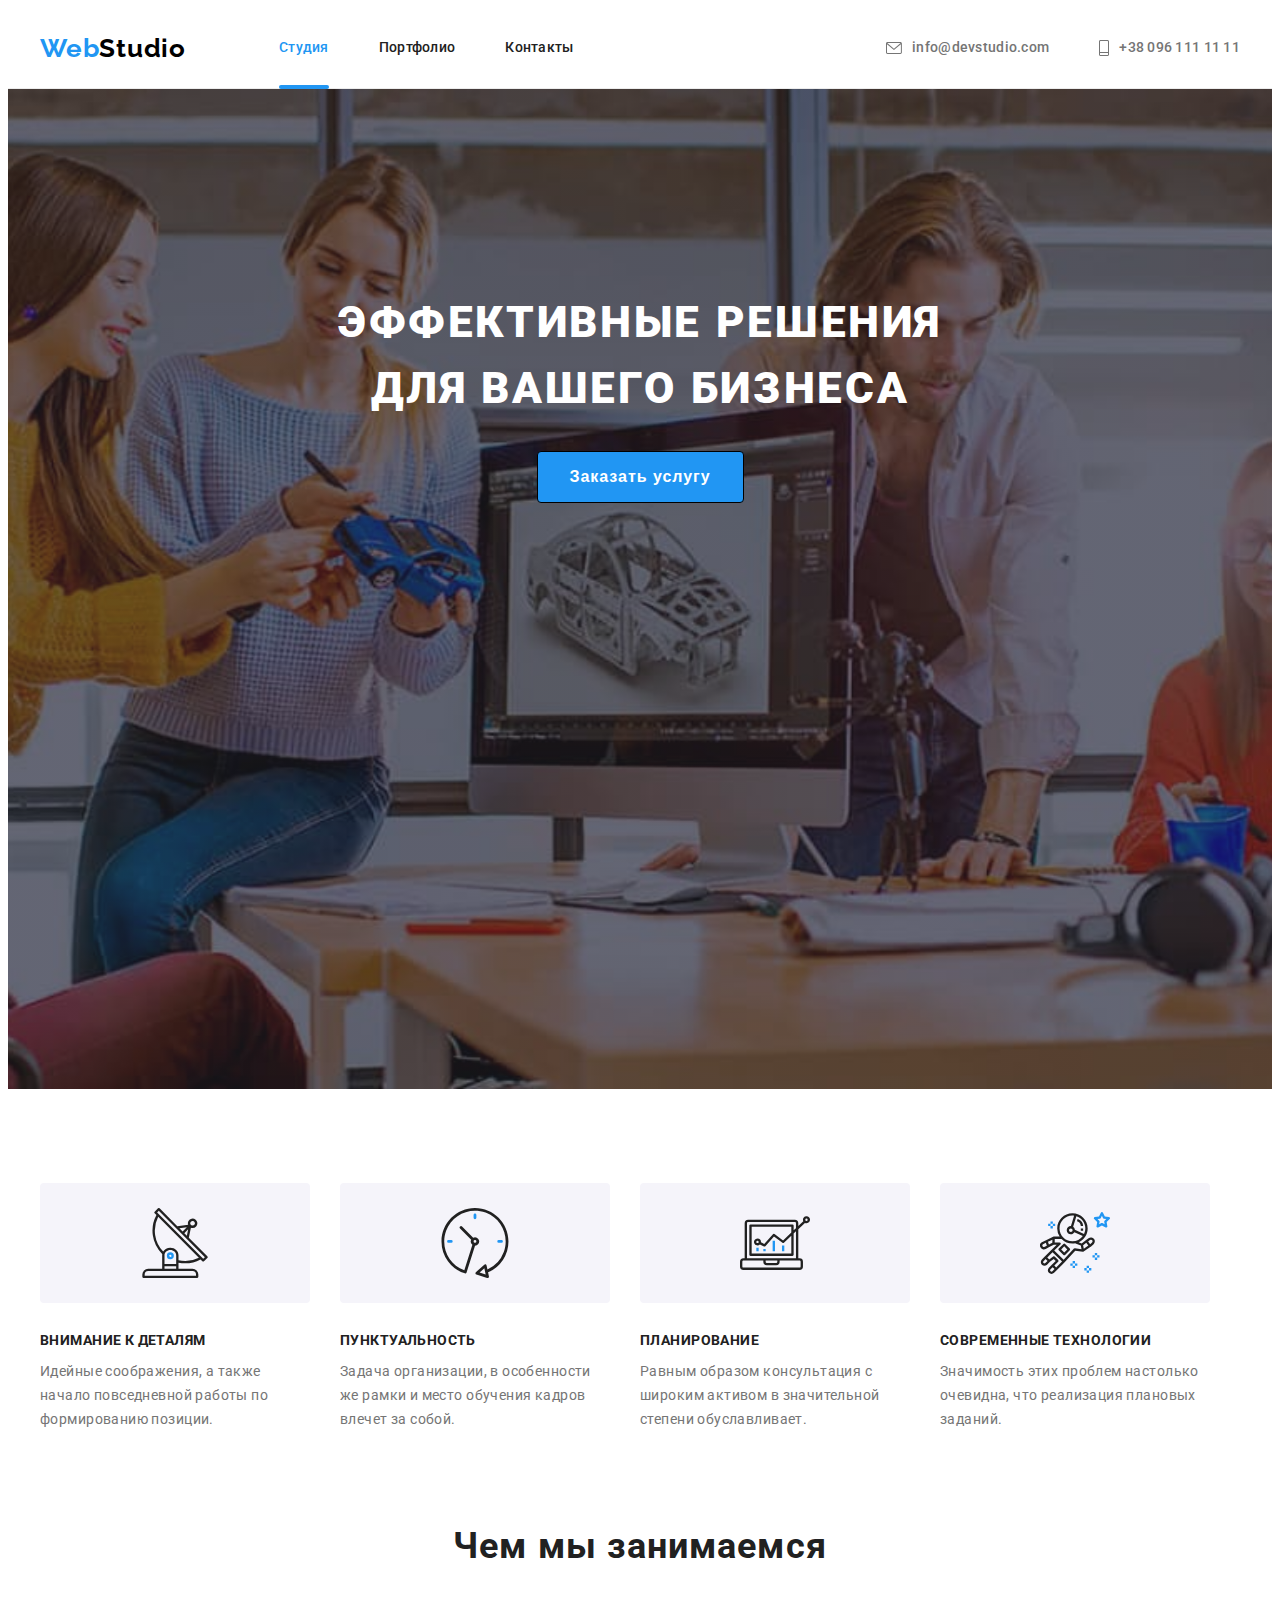
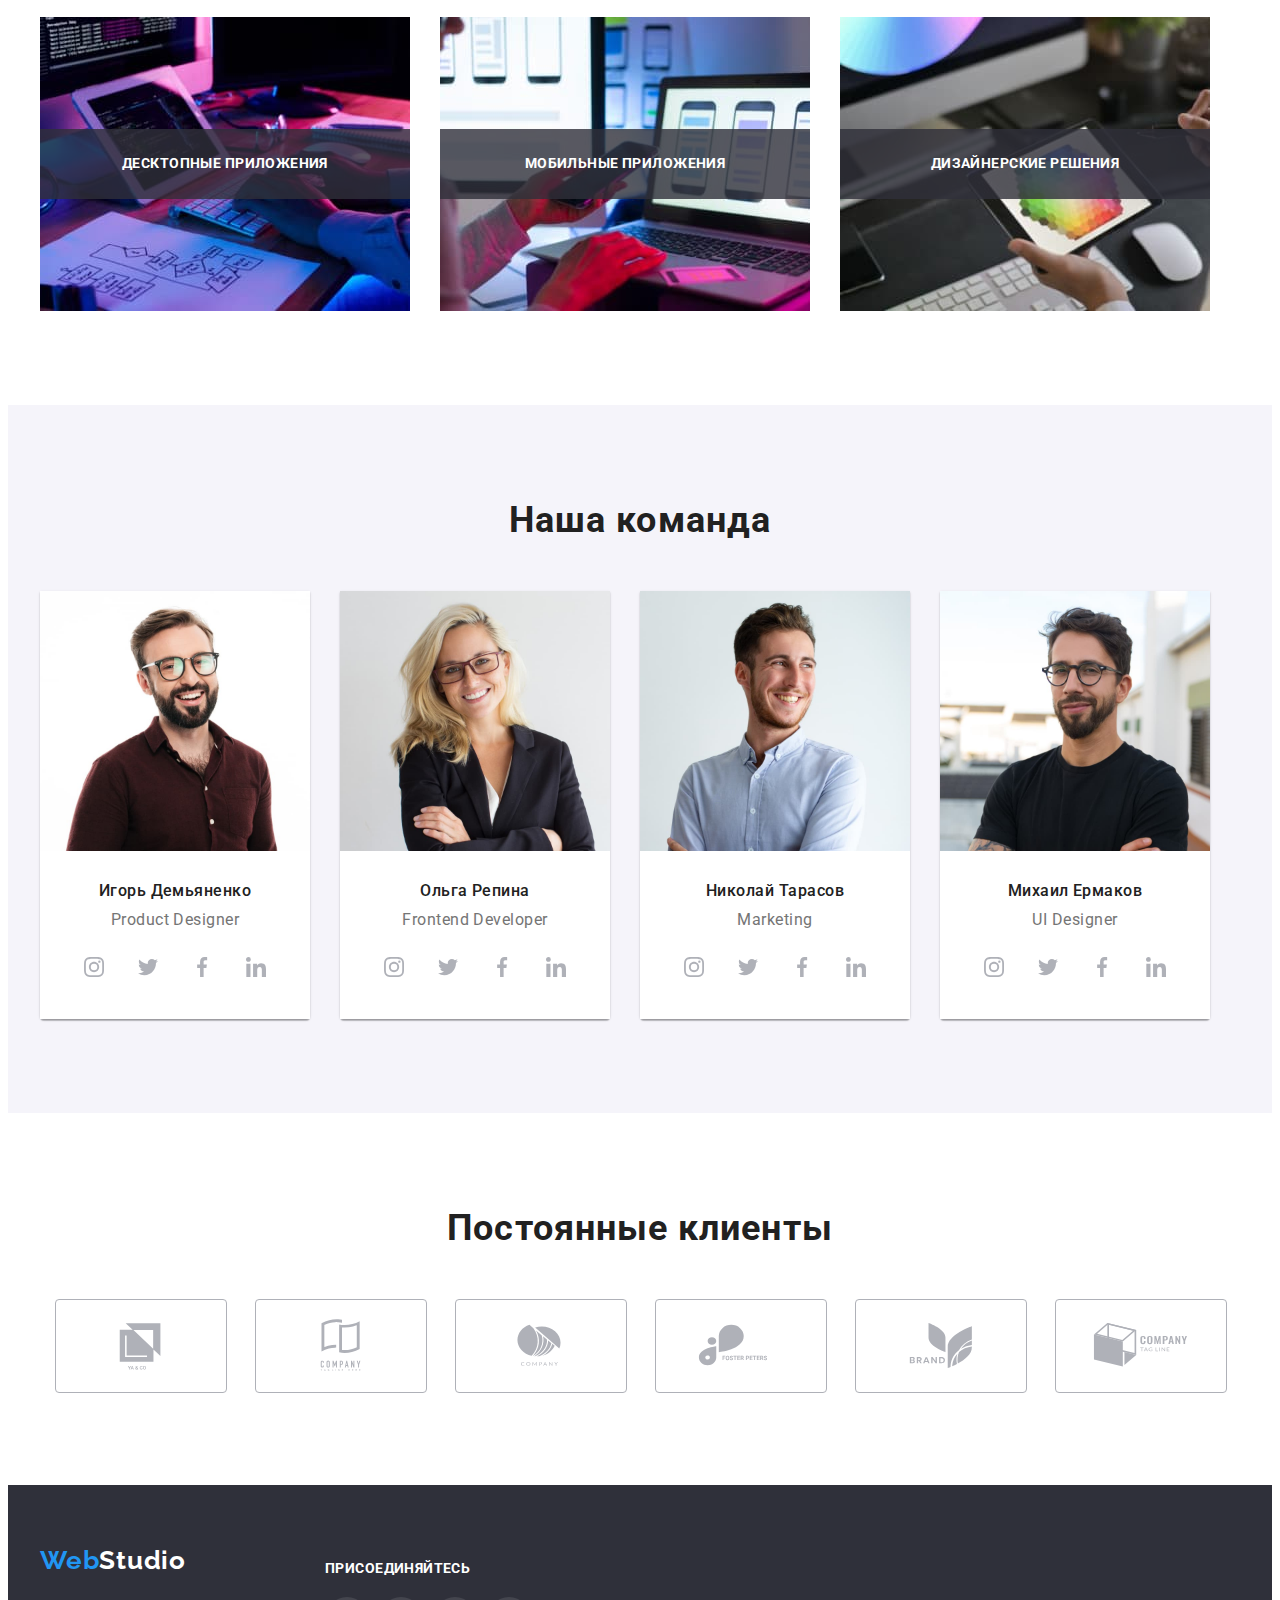
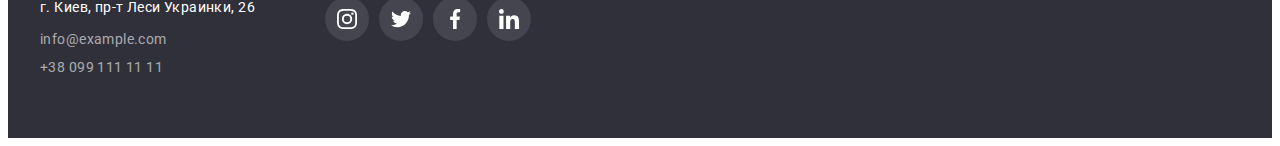
<file: index.html>
<!DOCTYPE html>
<html lang="ru">
  <head>
    <meta charset="UTF-8" />
    <meta http-equiv="X-UA-Compatible" content="IE=edge" />
    <meta name="viewport" content="width=device-width, initial-scale=1.0" />
    <link rel="preconnect" href="https://fonts.googleapis.com" />
    <link rel="preconnect" href="https://fonts.gstatic.com" crossorigin />
    <link
      href="https://fonts.googleapis.com/css2?family=Raleway:wght@700&family=Roboto:wght@400;500;700;900&display=swap"
      rel="stylesheet"
    />
    <title>Document</title>
    <link
      rel="stylesheet"
      href="https://cdnjs.cloudflare.com/ajax/libs/modern-normalize/1.1.0/modern-normalize.min.css"
      integrity="sha512-wpPYUAdjBVSE4KJnH1VR1HeZfpl1ub8YT/NKx4PuQ5NmX2tKuGu6U/JRp5y+Y8XG2tV+wKQpNHVUX03MfMFn9Q=="
      crossorigin="anonymous"
      referrerpolicy="no-referrer"
    />
    <link rel="stylesheet" href="./css/styles.css" />
  </head>
  <body>
    <!--Шапка сайта-->
    <header class="header">
      <div class="container main-header">
        <nav class="header-nav nav">
          <a lang="en" href="/" class="header-logo link"
            >Web<span class="logo-second">Studio</span>
          </a>
          <ul class="header-list list">
            <li class="header-item">
              <a href="" class="header-link current link">Студия</a>
            </li>
            <li class="header-item">
              <a href="./portfolio.html" class="header-link link">Портфолио</a>
            </li>
            <li class="header-item">
              <a href="" class="header-link link">Контакты</a>
            </li>
          </ul>
        </nav>
        <ul class="contacts-list list">
          <li class="contacts-item">
            <a href="mailto:info@devstudio.com" class="contacts-link link">
              <svg class="contacts-ikon" width="16" height="12">
                <use href="./images/icons.svg#icon-mail"></use>
              </svg>
              info@devstudio.com
            </a>
          </li>
          <li class="contacts-item">
            <a href="tel:+380961111111" class="contacts-link link">
              <svg class="contacts-ikon" width="10" height="16">
                <use href="./images/icons.svg#icon-phone"></use>
              </svg>
              +38 096 111 11 11
            </a>
          </li>
        </ul>
      </div>
    </header>
    <main>
      <!-- Герой -->
      <section class="hero">
        <div class="container">
          <h1 class="hero-title">Эффективные решения для вашего бизнеса</h1>
          <button type="button" class="hero-btn" data-modal-open>
            Заказать услугу
          </button>
        </div>
      </section>
      <!--Преимущества-->
      <section class="features section">
        <div class="container">
          <h2 class="visually-hidden">Наши преимущества</h2>
          <ul class="features-list list">
            <li class="features-item">
              <div class="features-block-ikon">
                <svg class="features-ikon" width="70" height="70">
                  <use href="./images/icons.svg#icon-antenna"></use>
                </svg>
              </div>
              <h3 class="features-title">Внимание к деталям</h3>
              <p class="features-text">
                Идейные соображения, а также начало повседневной работы по
                формированию позиции.
              </p>
            </li>
            <li class="features-item">
              <div class="features-block-ikon">
                <svg class="features-ikon" width="70" height="70">
                  <use href="./images/icons.svg#icon-clock"></use>
                </svg>
              </div>
              <h3 class="features-title">Пунктуальность</h3>
              <p class="features-text">
                Задача организации, в особенности же рамки и место обучения
                кадров влечет за собой.
              </p>
            </li>
            <li class="features-item">
              <div class="features-block-ikon">
                <svg class="features-ikon" width="70" height="70">
                  <use href="./images/icons.svg#icon-diagram"></use>
                </svg>
              </div>
              <h3 class="features-title">Планирование</h3>
              <p class="features-text">
                Равным образом консультация с широким активом в значительной
                степени обуславливает.
              </p>
            </li>
            <li class="features-item">
              <div class="features-block-ikon">
                <svg class="features-ikon" width="70" height="70">
                  <use href="./images/icons.svg#icon-astronaut"></use>
                </svg>
              </div>
              <h3 class="features-title">Современные технологии</h3>
              <p class="features-text">
                Значимость этих проблем настолько очевидна, что реализация
                плановых заданий.
              </p>
            </li>
          </ul>
        </div>
      </section>
      <!--Чем занимаемся-->
      <section class="services section">
        <div class="container">
          <h2 class="services-title">Чем мы занимаемся</h2>
          <ul class="services-list list">
            <li class="services-item">
              <div class="thumb">
                <img
                  src="./images/sites.jpg"
                  alt="разработка сайтов"
                  width="370"
                />
                <h3 class="img-name">Десктопные приложения</h3>
              </div>
            </li>
            <li class="services-item">
              <div class="thumb">
                <img
                  src="./images/mobile-apps.jpg"
                  alt="разработка мобильных приложений"
                  width="370"
                  height="294"
                />
                <h3 class="img-name">Мобильные приложения</h3>
              </div>
            </li>
            <li class="services-item">
              <div class="thumb">
                <img
                  src="./images/games.jpg"
                  alt="разработка игр"
                  width="370"
                  height="294"
                />
                <h3 class="img-name">Дизайнерские решения</h3>
              </div>
            </li>
          </ul>
        </div>
      </section>
      <!--Команда-->
      <section class="team section">
        <div class="container">
          <h2 class="team-title">Наша команда</h2>
          <ul class="team-list list">
            <li class="team-item">
              <img
                src="./images/product-designer.jpg"
                alt="Дизайнер прдукта"
                width="270"
                height="260"
              />
              <div class="container-team">
                <h3 class="team-title-img">Игорь Демьяненко</h3>
                <p lang="en" class="team-text">Product Designer</p>
                <ul class="team-soc-list list">
                  <li class="team-soc-item">
                    <a href="" class="team-soc-link link">
                      <svg class="team-soc-ikon" width="20" height="20">
                        <use href="./images/icons.svg#icon-instagram"></use>
                      </svg>
                    </a>
                  </li>
                  <li class="team-soc-item">
                    <a href="" class="team-soc-link link">
                      <svg class="team-soc-ikon" width="20" height="20">
                        <use href="./images/icons.svg#icon-twitter"></use>
                      </svg>
                    </a>
                  </li>
                  <li class="team-soc-item">
                    <a href="" class="team-soc-link link"
                      ><svg class="team-soc-ikon" width="20" height="20">
                        <use href="./images/icons.svg#icon-facebook"></use>
                      </svg>
                    </a>
                  </li>
                  <li class="team-soc-item">
                    <a href="" class="team-soc-link link"
                      ><svg class="team-soc-ikon" width="20" height="20">
                        <use href="./images/icons.svg#icon-linkedin"></use>
                      </svg>
                    </a>
                  </li>
                </ul>
              </div>
            </li>
            <li class="team-item">
              <img
                src="./images/frontend-developer.jpg"
                alt="Фронтенд-разработчик"
                width="270"
                height="260"
              />
              <div class="container-team">
                <h3 class="team-title-img">Ольга Репина</h3>
                <p lang="en" class="team-text">Frontend Developer</p>
                <ul class="team-soc-list list">
                  <li class="team-soc-item">
                    <a href="" class="team-soc-link link">
                      <svg class="team-soc-ikon" width="20" height="20">
                        <use href="./images/icons.svg#icon-instagram"></use>
                      </svg>
                    </a>
                  </li>
                  <li class="team-soc-item">
                    <a href="" class="team-soc-link link"
                      ><svg class="team-soc-ikon" width="20" height="20">
                        <use href="./images/icons.svg#icon-twitter"></use>
                      </svg>
                    </a>
                  </li>
                  <li class="team-soc-item">
                    <a href="" class="team-soc-link link"
                      ><svg class="team-soc-ikon" width="20" height="20">
                        <use href="./images/icons.svg#icon-facebook"></use>
                      </svg>
                    </a>
                  </li>
                  <li class="team-soc-item">
                    <a href="" class="team-soc-link link"
                      ><svg class="team-soc-ikon" width="20" height="20">
                        <use href="./images/icons.svg#icon-linkedin"></use>
                      </svg>
                    </a>
                  </li>
                </ul>
              </div>
            </li>
            <li class="team-item">
              <img
                src="./images/marketing.jpg"
                alt="Маркетолог"
                width="270"
                height="260"
              />
              <div class="container-team">
                <h3 class="team-title-img">Николай Тарасов</h3>
                <p lang="en" class="team-text">Marketing</p>
                <ul class="team-soc-list list">
                  <li class="team-soc-item">
                    <a href="" class="team-soc-link link">
                      <svg class="team-soc-ikon" width="20" height="20">
                        <use href="./images/icons.svg#icon-instagram"></use>
                      </svg>
                    </a>
                  </li>
                  <li class="team-soc-item">
                    <a href="" class="team-soc-link link"
                      ><svg class="team-soc-ikon" width="20" height="20">
                        <use href="./images/icons.svg#icon-twitter"></use>
                      </svg>
                    </a>
                  </li>
                  <li class="team-soc-item">
                    <a href="" class="team-soc-link link"
                      ><svg class="team-soc-ikon" width="20" height="20">
                        <use href="./images/icons.svg#icon-facebook"></use>
                      </svg>
                    </a>
                  </li>
                  <li class="team-soc-item">
                    <a href="" class="team-soc-link link"
                      ><svg class="team-soc-ikon" width="20" height="20">
                        <use href="./images/icons.svg#icon-linkedin"></use>
                      </svg>
                    </a>
                  </li>
                </ul>
              </div>
            </li>
            <li class="team-item">
              <img
                src="./images/ui-designer.jpg"
                alt="Дизайнер пользовательского интерфейса"
                width="270"
                height="260"
              />
              <div class="container-team">
                <h3 class="team-title-img">Михаил Ермаков</h3>
                <p lang="en" class="team-text">UI Designer</p>
                <ul class="team-soc-list list">
                  <li class="team-soc-item">
                    <a href="" class="team-soc-link link">
                      <svg class="team-soc-ikon" width="20" height="20">
                        <use href="./images/icons.svg#icon-instagram"></use>
                      </svg>
                    </a>
                  </li>
                  <li class="team-soc-item">
                    <a href="" class="team-soc-link link"
                      ><svg class="team-soc-ikon" width="20" height="20">
                        <use href="./images/icons.svg#icon-twitter"></use>
                      </svg>
                    </a>
                  </li>
                  <li class="team-soc-item">
                    <a href="" class="team-soc-link link"
                      ><svg class="team-soc-ikon" width="20" height="20">
                        <use href="./images/icons.svg#icon-facebook"></use>
                      </svg>
                    </a>
                  </li>
                  <li class="team-soc-item">
                    <a href="" class="team-soc-link link"
                      ><svg class="team-soc-ikon" width="20" height="20">
                        <use href="./images/icons.svg#icon-linkedin"></use>
                      </svg>
                    </a>
                  </li>
                </ul>
              </div>
            </li>
          </ul>
        </div>
      </section>
    </main>
    <!--Постоянные клиенты-->
    <section class="clients section">
      <div class="container">
        <h2 class="clients-title">Постоянные клиенты</h2>
        <ul class="clients-list list">
          <li class="clients-item">
            <a href="" class="clients-link link"
              ><svg class="clients-ikon" width="106" height="60">
                <use href="./images/icons.svg#icon-logo-1"></use>
              </svg>
            </a>
          </li>
          <li class="clients-item">
            <a href="" class="clients-link link"
              ><svg class="clients-ikon" width="106" height="60">
                <use href="./images/icons.svg#icon-logo-2"></use>
              </svg>
            </a>
          </li>
          <li class="clients-item">
            <a href="" class="clients-link link"
              ><svg class="clients-ikon" width="106" height="60">
                <use href="./images/icons.svg#icon-logo-3"></use>
              </svg>
            </a>
          </li>
          <li class="clients-item">
            <a href="" class="clients-link link"
              ><svg class="clients-ikon" width="106" height="60">
                <use href="./images/icons.svg#icon-logo-4"></use>
              </svg>
            </a>
          </li>
          <li class="clients-item">
            <a href="" class="clients-link link"
              ><svg class="clients-ikon" width="106" height="60">
                <use href="./images/icons.svg#icon-logo-5"></use>
              </svg>
            </a>
          </li>
          <li class="clients-item">
            <a href="" class="clients-link link"
              ><svg class="clients-ikon" width="106" height="60">
                <use href="./images/icons.svg#icon-logo-6"></use>
              </svg>
            </a>
          </li>
        </ul>
      </div>
    </section>
    <!--Подвал-->
    <footer class="footer">
      <div class="footer container">
        <div class="footer-address">
          <a lang="en" href="/" class="footer-logo link"
            >Web<span class="footer-logo-second">Studio</span>
          </a>
          <address>
            <ul class="footer-list list">
              <li class="footer-item">
                <a href="" class="footer-link link">
                  г. Киев, пр-т Леси Украинки, 26
                </a>
              </li>
              <li class="footer-item">
                <a href="mailto:info@example.com" class="footer-link-mail link">
                  info@example.com
                </a>
              </li>
              <li class="footer-item">
                <a href="tel:+380961111111" class="footer-link-tel link">
                  +38 099 111 11 11
                </a>
              </li>
            </ul>
          </address>
        </div>
        <div class="footer-soc">
          <h3 class="footer-soc-title">присоединяйтесь</h3>
          <ul class="footer-soc-list list">
            <li class="footer-soc-item">
              <a href="" class="footer-soc-link link">
                <svg class="footer-soc-ikon" width="20" height="20">
                  <use href="./images/icons.svg#icon-instagram"></use>
                </svg>
              </a>
            </li>
            <li class="footer-soc-item">
              <a href="" class="footer-soc-link link">
                <svg class="footer-soc-ikon" width="20" height="20">
                  <use href="./images/icons.svg#icon-twitter"></use>
                </svg>
              </a>
            </li>
            <li class="footer-soc-item">
              <a href="" class="footer-soc-link link">
                <svg class="footer-soc-ikon" width="20" height="20">
                  <use href="./images/icons.svg#icon-facebook"></use>
                </svg>
              </a>
            </li>
            <li class="footer-soc-item">
              <a href="" class="footer-soc-link link">
                <svg class="footer-soc-ikon" width="20" height="20">
                  <use href="./images/icons.svg#icon-linkedin"></use>
                </svg>
              </a>
            </li>
          </ul>
        </div>
      </div>
    </footer>
    <div class="backdrop is-hidden" data-modal>
      <div class="modal">
        <button type="button" class="modal-close-btn" data-modal-close>
          <svg class="backdrop-ikon" width="14" height="14">
            <use href="./images/icons.svg#icon-close-black"></use>
          </svg>
        </button>
      </div>
    </div>
    <script src="./js/modal.js"></script>
  </body>
</html>
</file>
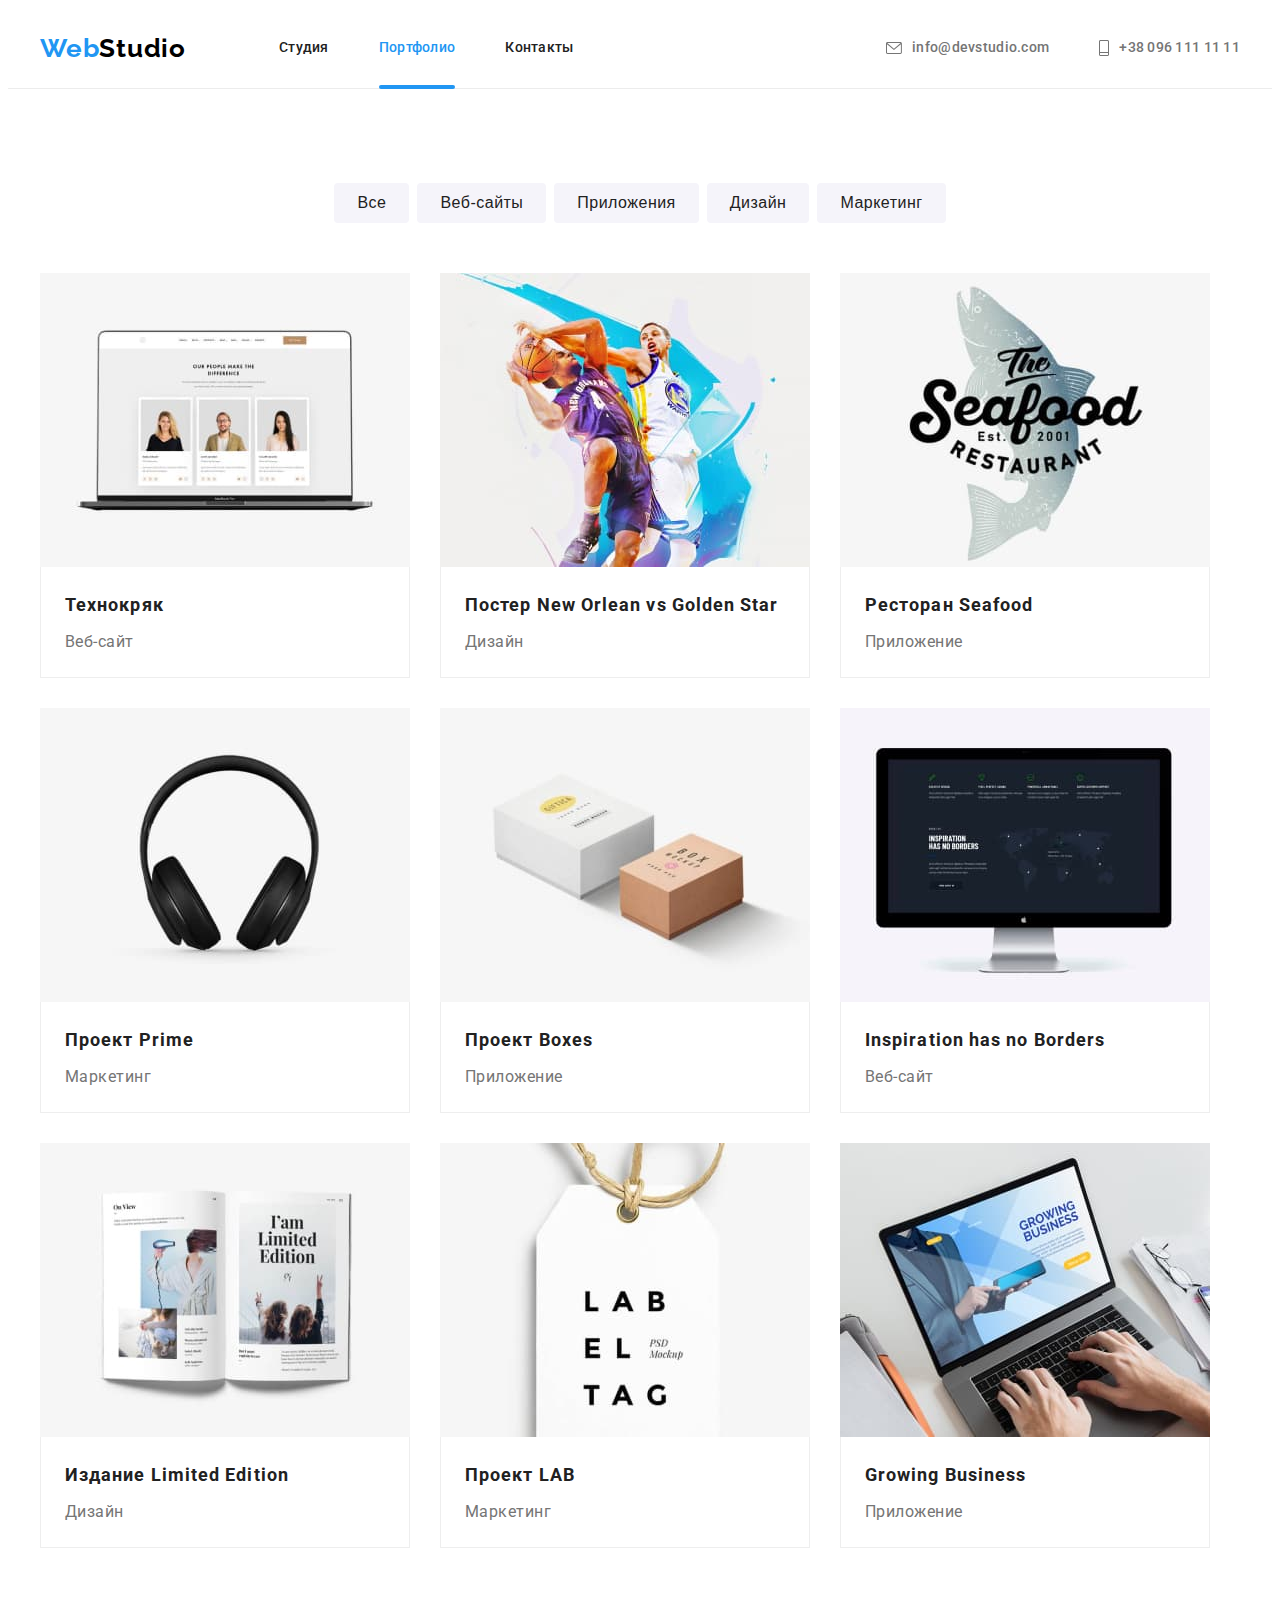
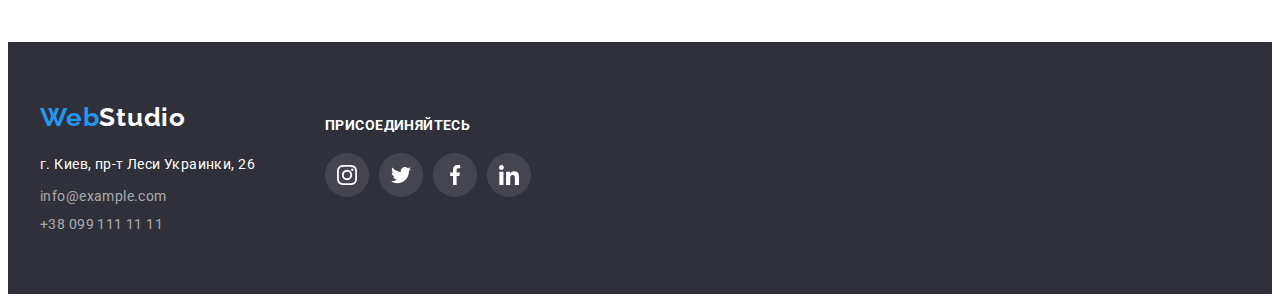
<file: portfolio.html>
<!DOCTYPE html>
<html lang="ru">
  <head>
    <meta charset="UTF-8" />
    <meta http-equiv="X-UA-Compatible" content="IE=edge" />
    <meta name="viewport" content="width=device-width, initial-scale=1.0" />
    <link rel="preconnect" href="https://fonts.googleapis.com" />
    <link rel="preconnect" href="https://fonts.gstatic.com" crossorigin />
    <link
      href="https://fonts.googleapis.com/css2?family=Raleway:wght@700&family=Roboto:wght@400;500;700;900&display=swap"
      rel="stylesheet"
    />
    <title>Document</title>
    <link
      rel="stylesheet"
      href="https://cdnjs.cloudflare.com/ajax/libs/modern-normalize/1.1.0/modern-normalize.min.css"
      integrity="sha512-wpPYUAdjBVSE4KJnH1VR1HeZfpl1ub8YT/NKx4PuQ5NmX2tKuGu6U/JRp5y+Y8XG2tV+wKQpNHVUX03MfMFn9Q=="
      crossorigin="anonymous"
      referrerpolicy="no-referrer"
    />
    <link rel="stylesheet" href="./css/styles.css" />
  </head>
  <body>
    <!--Шапка сайта-->
    <header class="header">
      <div class="container main-header">
        <nav class="header-nav nav">
          <a lang="en" href="/" class="header-logo link"
            >Web<span class="logo-second">Studio</span></a
          >
          <ul class="header-list list">
            <li class="header-item">
              <a href="./index.html" class="header-link link">Студия</a>
            </li>
            <li class="header-item">
              <a href="" class="header-link current link">Портфолио</a>
            </li>
            <li class="header-item">
              <a href="" class="header-link link">Контакты</a>
            </li>
          </ul>
        </nav>
        <ul class="contacts-list list">
          <li class="contacts-item">
            <a href="mailto:info@devstudio.com" class="contacts-link link">
              <svg class="contacts-ikon" width="16" height="12">
                <use href="./images/icons.svg#icon-mail"></use>
              </svg>
              info@devstudio.com
            </a>
          </li>
          <li class="contacts-item">
            <a href="tel:+380961111111" class="contacts-link link">
              <svg class="contacts-ikon" width="10" height="16">
                <use href="./images/icons.svg#icon-phone"></use>
              </svg>
              +38 096 111 11 11
            </a>
          </li>
        </ul>
      </div>
    </header>
    <main>
      <section class="portfolio">
        <div class="container">
          <!-- Фильтры -->
          <h1 class="visually-hidden">Примеры работ</h1>
          <ul class="filter-list list">
            <li class="filter-item">
              <button type="button" class="filter-btn">Все</button>
            </li>
            <li class="filter-item">
              <button type="button" class="filter-btn">Веб-сайты</button>
            </li>
            <li class="filter-item">
              <button type="button" class="filter-btn">Приложения</button>
            </li>
            <li class="filter-item">
              <button type="button" class="filter-btn">Дизайн</button>
            </li>
            <li class="filter-item">
              <button type="button" class="filter-btn">Маркетинг</button>
            </li>
          </ul>
          <!-- Портфолио -->
          <ul class="portfolio-list list">
            <li class="portfolio-item">
              <a href="#" class="portfolio-link">
                <div class="portfolio-top-wrap">
                  <img
                    src="./images/portfolio-img-1.jpg"
                    alt="Наша команда"
                    width="370"
                    height="294"
                  />
                  <p class="portfolio-top-text">
                    Ресурс предлагает комплексные предложения с разным уровнем
                    функционала и сервисов. Все это позволит посетителю получить
                    исчерпывающие сведения о компании или частном лице.
                  </p>
                </div>
                <div class="container-portfolio">
                  <h2 class="portfolio-title">Технокряк</h2>
                  <p class="portfolio-text">Веб-сайт</p>
                </div>
              </a>
            </li>
            <li class="portfolio-item">
              <a href="#" class="portfolio-link">
                <div class="portfolio-top-wrap">
                  <img
                    src="./images/portfolio-img-2.jpg"
                    alt="Игра в баскетбол"
                    width="370"
                    height="294"
                  />
                  <p class="portfolio-top-text">
                    Ресурс предлагает комплексные предложения с разным уровнем
                    функционала и сервисов. Все это позволит посетителю получить
                    исчерпывающие сведения о компании или частном лице.
                  </p>
                </div>
                <div class="container-portfolio">
                  <h2 class="portfolio-title">
                    Постер New Orlean vs Golden Star
                  </h2>
                  <p class="portfolio-text">Дизайн</p>
                </div>
              </a>
            </li>
            <li class="portfolio-item">
              <a href="#" class="portfolio-link">
                <div class="portfolio-top-wrap">
                  <img
                    src="./images/portfolio-img-3.jpg"
                    alt="Рыба на ресторанной вывеске"
                    width="370"
                    height="294"
                  />
                  <p class="portfolio-top-text">
                    Ресурс предлагает комплексные предложения с разным уровнем
                    функционала и сервисов. Все это позволит посетителю получить
                    исчерпывающие сведения о компании или частном лице.
                  </p>
                </div>
                <div class="container-portfolio">
                  <h2 class="portfolio-title">Ресторан Seafood</h2>
                  <p class="portfolio-text">Приложение</p>
                </div>
              </a>
            </li>
            <li class="portfolio-item">
              <a href="#" class="portfolio-link">
                <div class="portfolio-top-wrap">
                  <img
                    src="./images/portfolio-img-4.jpg"
                    alt="Наушники"
                    width="370"
                    height="294"
                  />
                  <p class="portfolio-top-text">
                    Ресурс предлагает комплексные предложения с разным уровнем
                    функционала и сервисов. Все это позволит посетителю получить
                    исчерпывающие сведения о компании или частном лице.
                  </p>
                </div>
                <div class="container-portfolio">
                  <h2 class="portfolio-title">Проект Prime</h2>
                  <p class="portfolio-text">Маркетинг</p>
                </div>
              </a>
            </li>
            <li class="portfolio-item">
              <a href="#" class="portfolio-link">
                <div class="portfolio-top-wrap">
                  <img
                    src="./images/portfolio-img-5.jpg"
                    alt="Два картонных бокса"
                    width="370"
                    height="294"
                  />
                  <p class="portfolio-top-text">
                    Ресурс предлагает комплексные предложения с разным уровнем
                    функционала и сервисов. Все это позволит посетителю получить
                    исчерпывающие сведения о компании или частном лице.
                  </p>
                </div>
                <div class="container-portfolio">
                  <h2 class="portfolio-title">Проект Boxes</h2>
                  <p class="portfolio-text">Приложение</p>
                </div>
              </a>
            </li>
            <li class="portfolio-item">
              <a href="#" class="portfolio-link">
                <div class="portfolio-top-wrap">
                  <img
                    src="./images/portfolio-img-6.jpg"
                    alt="Монитор"
                    width="370"
                    height="294"
                  />
                  <p class="portfolio-top-text">
                    Ресурс предлагает комплексные предложения с разным уровнем
                    функционала и сервисов. Все это позволит посетителю получить
                    исчерпывающие сведения о компании или частном лице.
                  </p>
                </div>
                <div class="container-portfolio">
                  <h2 class="portfolio-title">Inspiration has no Borders</h2>
                  <p class="portfolio-text">Веб-сайт</p>
                </div>
              </a>
            </li>
            <li class="portfolio-item">
              <a href="#" class="portfolio-link">
                <div class="portfolio-top-wrap">
                  <img
                    src="./images/portfolio-img-7.jpg"
                    alt="Разворот журнала"
                    width="370"
                    height="294"
                  />
                  <p class="portfolio-top-text">
                    Ресурс предлагает комплексные предложения с разным уровнем
                    функционала и сервисов. Все это позволит посетителю получить
                    исчерпывающие сведения о компании или частном лице.
                  </p>
                </div>
                <div class="container-portfolio">
                  <h2 class="portfolio-title">Издание Limited Edition</h2>
                  <p class="portfolio-text">Дизайн</p>
                </div>
              </a>
            </li>
            <li class="portfolio-item">
              <a href="#" class="portfolio-link">
                <div class="portfolio-top-wrap">
                  <img
                    src="./images/portfolio-img-8.jpg"
                    alt="Бумажная бирка"
                    width="370"
                    height="294"
                  />
                  <p class="portfolio-top-text">
                    Ресурс предлагает комплексные предложения с разным уровнем
                    функционала и сервисов. Все это позволит посетителю получить
                    исчерпывающие сведения о компании или частном лице.
                  </p>
                </div>
                <div class="container-portfolio">
                  <h2 class="portfolio-title">Проект LAB</h2>
                  <p class="portfolio-text">Маркетинг</p>
                </div>
              </a>
            </li>
            <li class="portfolio-item">
              <a href="#" class="portfolio-link">
                <div class="portfolio-top-wrap">
                  <img
                    src="./images/portfolio-img-9.jpg"
                    alt="Набор текста на макбуке"
                    width="370"
                    height="294"
                  />
                  <p class="portfolio-top-text">
                    Ресурс предлагает комплексные предложения с разным уровнем
                    функционала и сервисов. Все это позволит посетителю получить
                    исчерпывающие сведения о компании или частном лице.
                  </p>
                </div>
                <div class="container-portfolio">
                  <h2 class="portfolio-title">Growing Business</h2>
                  <p class="portfolio-text">Приложение</p>
                </div>
              </a>
            </li>
          </ul>
        </div>
      </section>
    </main>
    <!--Подвал-->
    <footer class="footer">
      <div class="footer container">
        <div class="footer-address">
          <a lang="en" href="/" class="footer-logo link"
            >Web<span class="footer-logo-second">Studio</span>
          </a>
          <address>
            <ul class="footer-list list">
              <li class="footer-item">
                <a href="" class="footer-link link">
                  г. Киев, пр-т Леси Украинки, 26
                </a>
              </li>
              <li class="footer-item">
                <a href="mailto:info@example.com" class="footer-link-mail link">
                  info@example.com
                </a>
              </li>
              <li class="footer-item">
                <a href="tel:+380961111111" class="footer-link-tel link">
                  +38 099 111 11 11
                </a>
              </li>
            </ul>
          </address>
        </div>
        <div class="footer-soc">
          <h3 class="footer-soc-title">присоединяйтесь</h3>
          <ul class="footer-soc-list list">
            <li class="footer-soc-item">
              <a href="" class="footer-soc-link link">
                <svg class="footer-soc-ikon" width="20" height="20">
                  <use href="./images/icons.svg#icon-instagram"></use>
                </svg>
              </a>
            </li>
            <li class="footer-soc-item">
              <a href="" class="footer-soc-link link">
                <svg class="footer-soc-ikon" width="20" height="20">
                  <use href="./images/icons.svg#icon-twitter"></use>
                </svg>
              </a>
            </li>
            <li class="footer-soc-item">
              <a href="" class="footer-soc-link link">
                <svg class="footer-soc-ikon" width="20" height="20">
                  <use href="./images/icons.svg#icon-facebook"></use>
                </svg>
              </a>
            </li>
            <li class="footer-soc-item">
              <a href="" class="footer-soc-link link">
                <svg class="footer-soc-ikon" width="20" height="20">
                  <use href="./images/icons.svg#icon-linkedin"></use>
                </svg>
              </a>
            </li>
          </ul>
        </div>
      </div>
    </footer>
  </body>
</html>
</file>
<file: css/styles.css>
:root {
  --main-header-color: #212121;
  --second-header-color: #757575;
  --main-title-color: #212121;
  --second-title-color: #ffffff;
  --main-btn-color: #ffffff;
  --second-btn-color: #212121;
  --main-text-color: #757575;
  --main-footer-color: #ffffff;
  --second-footer-color: rgba(255, 255, 255, 0.6);
  --accent-color: #2196f3;
  --main-btn-background-color: #2196f3;
  --second-btn-background-color: #f5f4fa;
  --main-background-color: #2f303a;
  --main-icons-color: #afb1b8;
}
p,
h1,
h2,
h3,
h4,
h5,
h6 {
  margin: 0;
}
ul {
  margin: 0;
  padding-left: 0;
}
body {
  font-family: Roboto, Montserrat, sans-serif;
  background-color: #fff;
  color: var();
}
img {
  display: block;
  max-width: 100%;
  height: auto;
}
.list {
  list-style: none;
  padding: 0;
  margin: 0;
}
.link {
  text-decoration: none;
}
.container {
  width: 1200px;
  padding-left: 15px;
  padding-right: 15px;
  margin: 0 auto;
}
.section {
  padding-top: 94px;
  padding-bottom: 94px;
}
/* -----------------------------HEADER----------------------------- */
.header {
  border-bottom: 1px solid #ececec;
}
.main-header {
  display: flex;
  align-items: center;
}
.nav {
  display: flex;
  align-items: center;
}
.header-logo,
.footer-logo {
  font-family: "Raleway";
  font-weight: 700;
  font-size: 26px;
  line-height: 1.19;
  letter-spacing: 0.03em;
  color: var(--accent-color);
}
.logo-second {
  font-weight: 700;
  font-size: 26px;
  line-height: 1.19;
  letter-spacing: 0.03em;
  color: #000000;
}
.header-link {
  display: block;
  padding-top: 32px;
  padding-bottom: 32px;

  font-weight: 500;
  font-size: 14px;
  line-height: 1.14;
  letter-spacing: 0.02em;
  color: var(--main-header-color);

  transition: color 250ms cubic-bezier(0.4, 0, 0.2, 1);
}
.header-link:hover,
.header-link:focus,
.contacts-link:hover,
.contacts-link:focus {
  color: var(--accent-color);
}
.header-list .header-link.current {
  color: var(--accent-color);
}
.header-list {
  display: flex;
  margin-left: 93px;
}
.header-item:not(:last-child) {
  margin-right: 50px;
}
.contacts-link {
  display: flex;
  align-items: center;
  padding-top: 32px;
  padding-bottom: 32px;
  font-weight: 500;
  font-size: 14px;
  line-height: 1.14;
  letter-spacing: 0.02em;
  color: var(--second-header-color);

  transition: color 250ms cubic-bezier(0.4, 0, 0.2, 1);
}
.contacts-list {
  display: flex;
  align-items: center;
  margin-left: auto;
}
.contacts-list .contacts-item + .contacts-item {
  margin-left: 50px;
}
.contacts-item {
  color: var(--second-header-color);
  transition: color 250ms cubic-bezier(0.4, 0, 0.2, 1);
}
.contacts-ikon {
  margin-right: 10px;
  fill: currentColor;
}
.contacts-item:hover,
.contacts-item:focus {
  color: var(--accent-color);
}
.header-link {
  position: relative;
}
.current::after {
  position: absolute;
  display: block;
  content: "";
  width: 100%;
  height: 4px;
  bottom: -1px;
  background: var(--accent-color);
  border-radius: 2px;
}
/* -----------------------------HERO-------------------------------- */

.hero .container {
  text-align: center;
}
.hero {
  padding-bottom: 200px;
  padding-top: 200px;
  max-width: 1600px;
  height: 600px;
  margin-left: auto;
  margin-right: auto;
  background-image: linear-gradient(
      to right,
      rgba(47, 48, 58, 0.4),
      rgba(47, 48, 58, 0.4)
    ),
    url(../images/hero.jpg);
  background-color: #c4c4c4;
  background-repeat: no-repeat;
  background-position: center;
  background-size: cover;
}
.hero-title {
  display: flex;
  margin: 0 auto 30px;

  max-width: 700px;
  font-weight: 900;
  font-size: 44px;
  line-height: 1.5;
  letter-spacing: 0.06em;
  text-transform: uppercase;
  color: var(--second-title-color);
}
.hero-btn {
  display: inline-block;
  border-radius: 4px;
  padding: 10px 32px;
  min-width: 200px;
  border: 1px solid #000000;

  font-weight: 700;
  font-size: 16px;
  line-height: 1.88;
  letter-spacing: 0.06em;
  color: var(--main-btn-color);
  background-color: var(--main-btn-background-color);
  cursor: pointer;

  transition: background-color 250ms cubic-bezier(0.4, 0, 0.2, 1);
}
.hero-btn:hover,
.hero-btn:focus {
  background-color: #188ce8;
  /* color: var(--main-btn-color); */
}

/* -----------------------------FEATURES----------------------------- */
.features-list {
  display: flex;
}
.features-item + .features-item {
  margin-left: 30px;
}
.features-item {
  width: 270px;
}
.visually-hidden {
  position: absolute;
  white-space: nowrap;
  width: 1px;
  height: 1px;
  overflow: hidden;
  border: 0;
  padding: 0;
  clip: rect(0 0 0 0);
  clip-path: inset(50%);
  margin: -1px;
}
.features-title {
  margin-bottom: 10px;

  font-size: 14px;
  line-height: 1.14;
  letter-spacing: 0.03em;
  text-transform: uppercase;
  color: var(--main-title-color);
}
.features-text {
  font-size: 14px;
  line-height: 24px;
  letter-spacing: 0.03em;
  color: var(--main-text-color);
}

.features-block-ikon {
  display: flex;
  align-items: center;
  justify-content: center;
  height: 120px;
  background-color: #f5f4fa;
  color: #212121;
  border-radius: 4px;
  margin-bottom: 30px;
}

/* -----------------------------SERVICES------------------------------ */
.services {
  padding-top: 0;
}
.services-list {
  display: flex;
}
.services-title {
  margin-bottom: 50px;

  font-size: 36px;
  line-height: 1.17;
  text-align: center;
  letter-spacing: 0.03em;
  color: var(--main-title-color);
}
.services-item + .services-item {
  margin-left: 30px;
}
.thumb {
  position: relative;
  display: flex;
  justify-content: center;
  align-items: center;
}
.img-name {
  display: flex;
  align-items: center;
  justify-content: center;
  position: absolute;
  /* bottom: 0; */
  /* padding-top: 27px;
  padding-bottom: 27px; */
  width: 100%;
  height: 70px;
  background-color: rgba(47, 48, 58, 0.8);
  font-size: 14px;
  line-height: 1.14;
  text-align: center;
  letter-spacing: 0.03em;
  text-transform: uppercase;
  color: var(--second-title-color);
}
/* -----------------------------TEAM--------------------------------- */
.team {
  background-color: var(--second-btn-background-color);
}
.container-team {
  padding-top: 30px;
  padding-bottom: 30px;
  background-color: #ffffff;
}
.team-list {
  display: flex;
}
.team-item + .team-item {
  margin-left: 30px;
}
.team-item {
  box-shadow: 0px 1px 3px rgba(0, 0, 0, 0.12), 0px 1px 1px rgba(0, 0, 0, 0.14),
    0px 2px 1px rgba(0, 0, 0, 0.2);
  border-radius: 0px 0px 4px 4px;
  width: 270px;
}
.team-title {
  margin-bottom: 50px;
  text-align: center;

  font-size: 36px;
  line-height: 1.17;
  letter-spacing: 0.03em;
  color: var(--main-title-color);
}
.team-title-img {
  margin-bottom: 10px;
  text-align: center;

  font-weight: 500;
  font-size: 16px;
  line-height: 1.19;
  letter-spacing: 0.03em;
  color: var(--main-title-color);
}
.team-text {
  font-size: 16px;
  line-height: 1.19;
  text-align: center;
  letter-spacing: 0.03em;
  color: var(--main-text-color);
  margin-bottom: 16px;
}
/* -----------------------------TEAM-SOC----------------------------- */
.team-soc-list {
  display: flex;
  justify-content: center;
}
.team-soc-item {
  width: 44px;
  height: 44px;
  margin-left: 10px;
}
.team-soc-item:first-child {
  margin-left: 0;
}
.team-soc-link {
  display: flex;
  align-items: center;
  justify-content: center;
  width: 100%;
  height: 100%;
  border-radius: 50%;
  background-color: #ffffff;
  color: var(--main-icons-color);

  transition: background-color 250ms cubic-bezier(0.4, 0, 0.2, 1),
    color 250ms cubic-bezier(0.4, 0, 0.2, 1);
}
/* .team-soc-ikon {
  fill: #afb1b8;
} */

.team-soc-ikon {
  fill: currentColor;
}
.team-soc-link:hover,
.team-soc-link:focus {
  background-color: var(--accent-color);
  color: #ffffff;
}

/* .team-soc-link:hover,
.team-soc-link:focus {
  background-color: #2196f3;
}
.team-soc-link:hover .team-soc-ikon,
.team-soc-link:focus .team-soc-ikon {
  fill: #ffffff;
} */
/* -----------------------------CLIENTS----------------------------- */
.clients {
  background-color: var(--main-footer-color);
  text-align: center;
}
.clients-title {
  margin-bottom: 50px;

  font-size: 36px;
  line-height: 1.17;
  letter-spacing: 0.03em;
  color: var(--main-title-color);
}
.clients-list {
  display: flex;
  justify-content: center;
}
.clients-item {
  width: 170px;
  height: 92px;
  margin-left: 30px;
}
.clients-item:first-child {
  margin-left: 0;
}
.clients-link {
  display: flex;
  align-items: center;
  justify-content: center;
  width: 100%;
  height: 100%;
  border: 1px solid #afb1b8;
  border-radius: 4px;
  color: var(--main-icons-color);

  transition: color 250ms cubic-bezier(0.4, 0, 0.2, 1),
    border-color 250ms cubic-bezier(0.4, 0, 0.2, 1);
}

.clients-ikon {
  fill: currentColor;
}
.clients-link:hover,
.clients-link:focus {
  border-color: var(--accent-color);
  color: var(--accent-color);
}
/* -----------------------------FOOTER----------------------------- */
.footer {
  display: flex;
  background-color: var(--main-background-color);
}
.footer-logo {
  display: inline-block;
  margin-bottom: 20px;
}
.footer-logo-second {
  font-family: "Raleway";
  font-weight: 700;
  font-size: 26px;
  line-height: 1.19;
  letter-spacing: 0.03em;
  color: var(--main-footer-color);
}
.footer-link {
  font-style: normal;
  font-weight: 400;
  font-size: 14px;
  line-height: 1.71;
  letter-spacing: 0.03em;
  color: var(--main-footer-color);

  transition: color 250ms cubic-bezier(0.4, 0, 0.2, 1);
}
.footer-link-mail,
.footer-link-tel {
  font-style: normal;
  font-weight: 400;
  font-size: 14px;
  line-height: 1.17;
  letter-spacing: 0.03em;
  color: var(--second-footer-color);

  transition: color 250ms cubic-bezier(0.4, 0, 0.2, 1);
}
.footer-link:hover,
.footer-link:focus,
.footer-link-mail:hover,
.footer-link-mail:focus,
.footer-link-tel:hover,
.footer-link-tel:focus {
  color: var(--accent-color);
}
.footer-item + .footer-item {
  margin-top: 9px;
}
.footer-address {
  display: inline-block;
  margin-right: 70px;
  padding-top: 60px;
  padding-bottom: 60px;
}

.footer-soc {
  display: inline-block;
  padding-top: 75px;
  padding-bottom: 97px;
}
.footer-soc-list {
  display: flex;
  justify-content: center;
}
.footer-soc-item {
  width: 44px;
  height: 44px;
  margin-left: 10px;
}
.footer-soc-item:first-child {
  margin-left: 0;
}
.footer-soc-link {
  display: flex;
  align-items: center;
  justify-content: center;
  width: 100%;
  height: 100%;
  border-radius: 50%;
  background-color: rgba(255, 255, 255, 0.1);
  color: var(--main-footer-color);

  transition: background-color 250ms cubic-bezier(0.4, 0, 0.2, 1);
}
.footer-soc-ikon {
  fill: currentColor;
}
.footer-soc-link:hover,
.footer-soc-link:focus {
  background-color: var(--accent-color);
}
.footer-soc-title {
  margin-bottom: 20px;
  font-size: 14px;
  line-height: 1.17;
  letter-spacing: 0.03em;
  text-transform: uppercase;
  color: var(--main-footer-color);
}
/* -----------------------------PORTFOLIO-----------------------------  */
.portfolio {
  padding-bottom: 94px;
  padding-top: 94px;
  text-align: center;
}
.filter-list {
  display: inline-flex;
  margin: 0 auto 50px;
}
.filter-btn {
  display: inline-block;
  border-radius: 4px;
  border: 1px solid transparent;
  padding: 6px 22px;

  font-weight: 500;
  font-size: 16px;
  line-height: 1.63;
  text-align: center;
  letter-spacing: 0.03em;
  color: var(--second-btn-color);
  background-color: var(--second-btn-background-color);
  cursor: pointer;

  transition: color 250ms cubic-bezier(0.4, 0, 0.2, 1),
    background-color 250ms cubic-bezier(0.4, 0, 0.2, 1),
    box-shadow 250ms cubic-bezier(0.4, 0, 0.2, 1);
}
.filter-item + .filter-item {
  margin-left: 8px;
}
.filter-btn:hover,
.filter-btn:focus {
  color: var(--main-btn-color);
  background-color: var(--main-btn-background-color);
  box-shadow: 0px 3px 1px rgba(0, 0, 0, 0.1), 0px 1px 2px rgba(0, 0, 0, 0.08),
    0px 2px 2px rgba(0, 0, 0, 0.12);
}
.portfolio-title {
  margin-bottom: 4px;
  text-align: left;
  font-size: 18px;
  line-height: 2;
  letter-spacing: 0.06em;
  color: var(--main-title-color);
}
.portfolio-text {
  text-align: left;
  font-size: 16px;
  line-height: 30px;
  letter-spacing: 0.03em;
  color: var(--main-text-color);
}
.portfolio-list {
  display: flex;
  flex-wrap: wrap;
  margin: -15px;
}
.portfolio-item {
  width: calc(100% / 3-30px);
  margin: 15px;
}
.portfolio-link:hover .portfolio-top-text {
  transform: translateY(0);
}
.portfolio-top-wrap {
  position: relative;
  overflow: hidden;
}
.portfolio-top-text {
  position: absolute;
  top: 0;
  height: 100%;
  padding: 63px 24px;
  font-size: 18px;
  line-height: 1.56;
  letter-spacing: 0.03em;
  color: var(--main-footer-color);
  text-align: left;
  background-color: rgba(33, 150, 243, 0.9);
  transform: translateY(101%);
  transition: transform 250ms cubic-bezier(0.4, 0, 0.2, 1);
}
.portfolio-link {
  transition: box-shadow 250ms cubic-bezier(0.4, 0, 0.2, 1);
}
.portfolio-link:hover {
  box-shadow: 0px 1px 1px rgba(0, 0, 0, 0.12), 0px 4px 4px rgba(0, 0, 0, 0.06),
    1px 4px 6px rgba(0, 0, 0, 0.16);
}
.portfolio-item a {
  text-decoration: none;
  display: block;
}
.container-portfolio {
  padding-top: 20px;
  padding-bottom: 20px;
  padding-left: 24px;
  padding-right: 24px;
  border-bottom: 1px solid #eeeeee;
  border-left: 1px solid #eeeeee;
  border-right: 1px solid #eeeeee;
}
/* -----------------------------OVERLAY-----------------------------  */
.overlay {
  min-width: 1600px;
  height: 600px;
  outline: 1px solid black;
  margin-left: auto;
  margin-right: auto;
  background-image: linear-gradient(rgba(47, 48, 58, 0.4));
  background-image: url(../);
  background-repeat: no-repeat;
  background-position: center;
  background-size: cover;
}
.backdrop {
  position: fixed;
  top: 0;
  left: 0;
  width: 100%;
  height: 100%;
  background-color: rgba(0, 0, 0, 0.2);
  opacity: 1;
  transition: opacity 250ms cubic-bezier(0.4, 0, 0.2, 1),
    visibility 250ms cubic-bezier(0.4, 0, 0.2, 1);
}
.backdrop.is-hidden {
  opacity: 0;
  visibility: hidden;
  pointer-events: none;
}
.backdrop.is-hidden .modal {
  transform: translate(-50%, -50%) scale(0);
  opacity: 0;
}
.modal {
  position: absolute;
  top: 50%;
  left: 50%;
  min-width: 528px;
  min-height: 581px;

  background-color: #ffffff;
  box-shadow: 0px 1px 3px rgba(0, 0, 0, 0.12), 0px 1px 1px rgba(0, 0, 0, 0.14),
    0px 2px 1px rgba(0, 0, 0, 0.2);
  border-radius: 4px;

  transform: translate(-50%, -50%) scale(1);
  opacity: 1;
  transition: transform 250ms cubic-bezier(0.4, 0, 0.2, 1),
    opacity 250ms cubic-bezier(0.4, 0, 0.2, 1);
}

.modal-close-btn {
  position: absolute;
  display: inline-flex;
  right: 8px;
  top: 8px;
  align-items: center;
  justify-content: center;
  width: 30px;
  height: 30px;
  border-radius: 50%;
  background-color: var(--main-btn-color);
  border: 1px solid rgba(0, 0, 0, 0.1);
  box-sizing: border-box;
  cursor: pointer;
}
.backdrop-ikon {
  fill: #000000;
  width: 30px;
  height: 30px;
}
</file>
